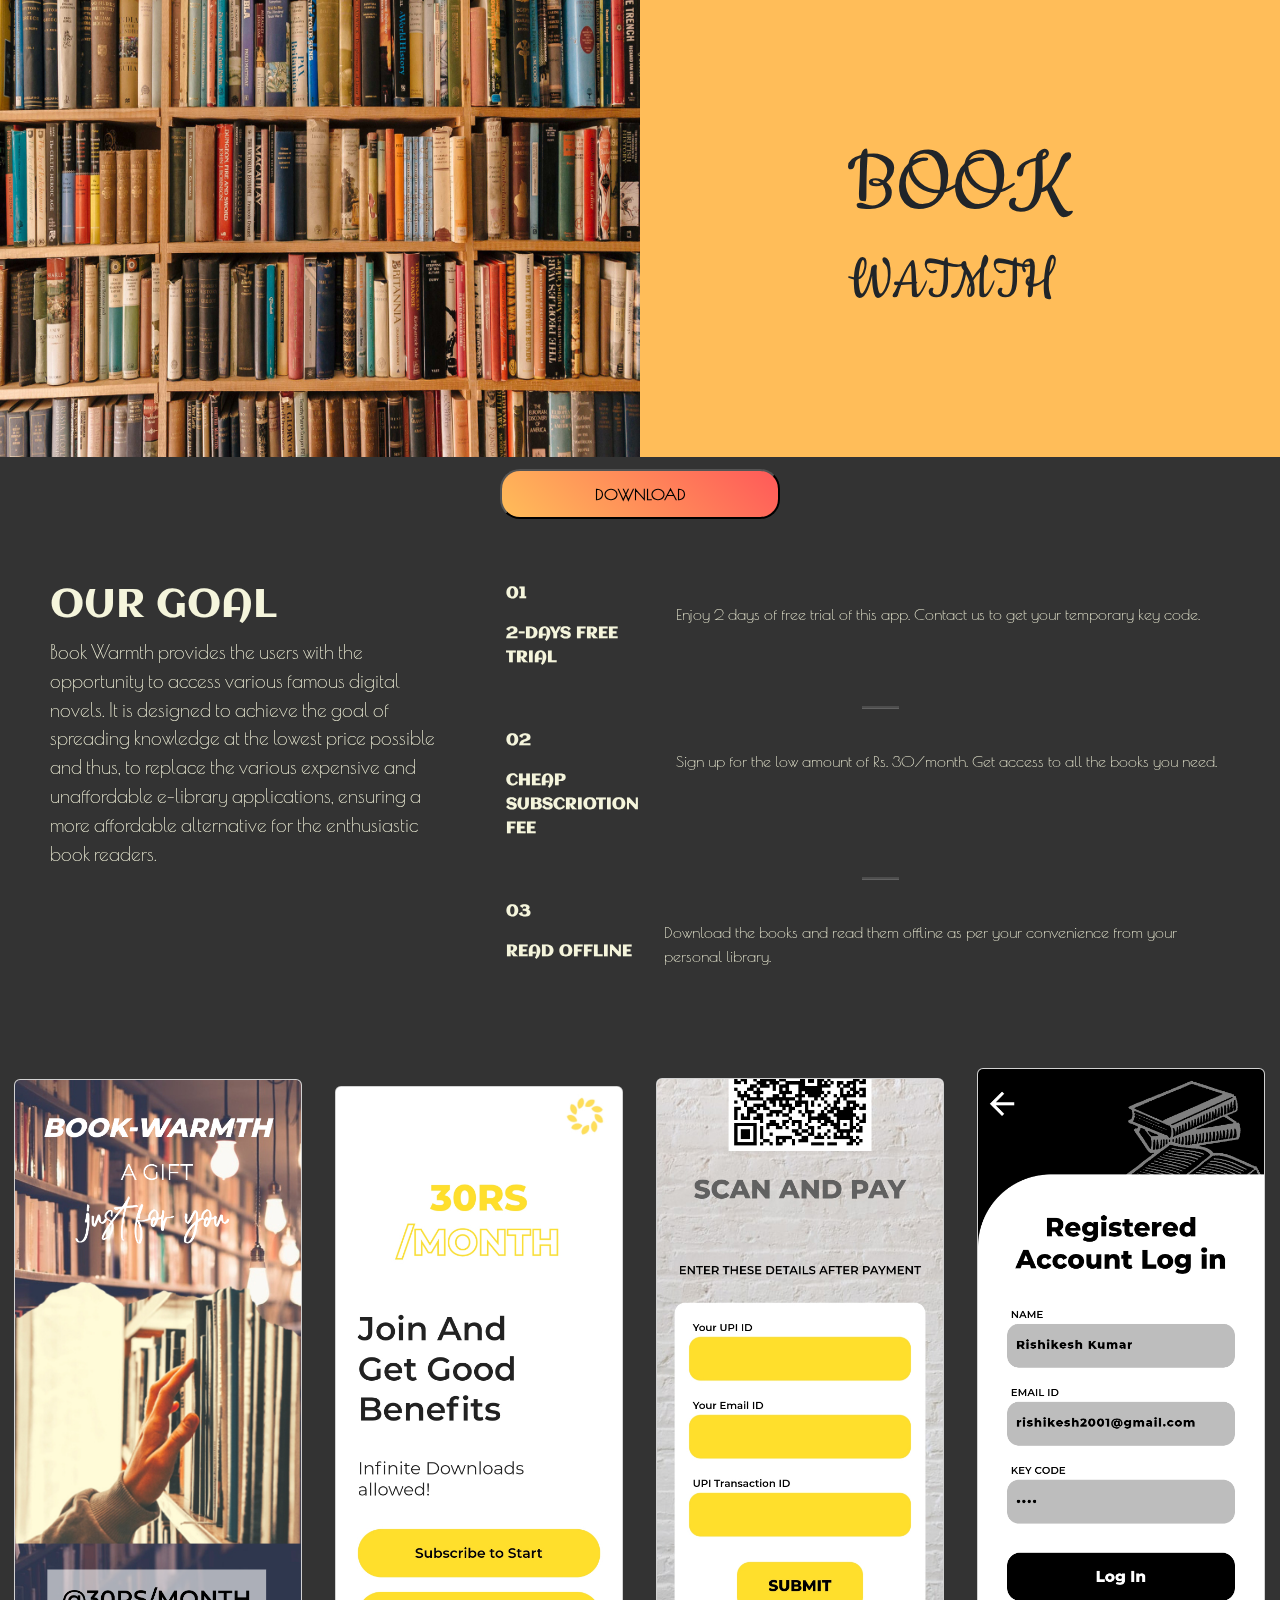
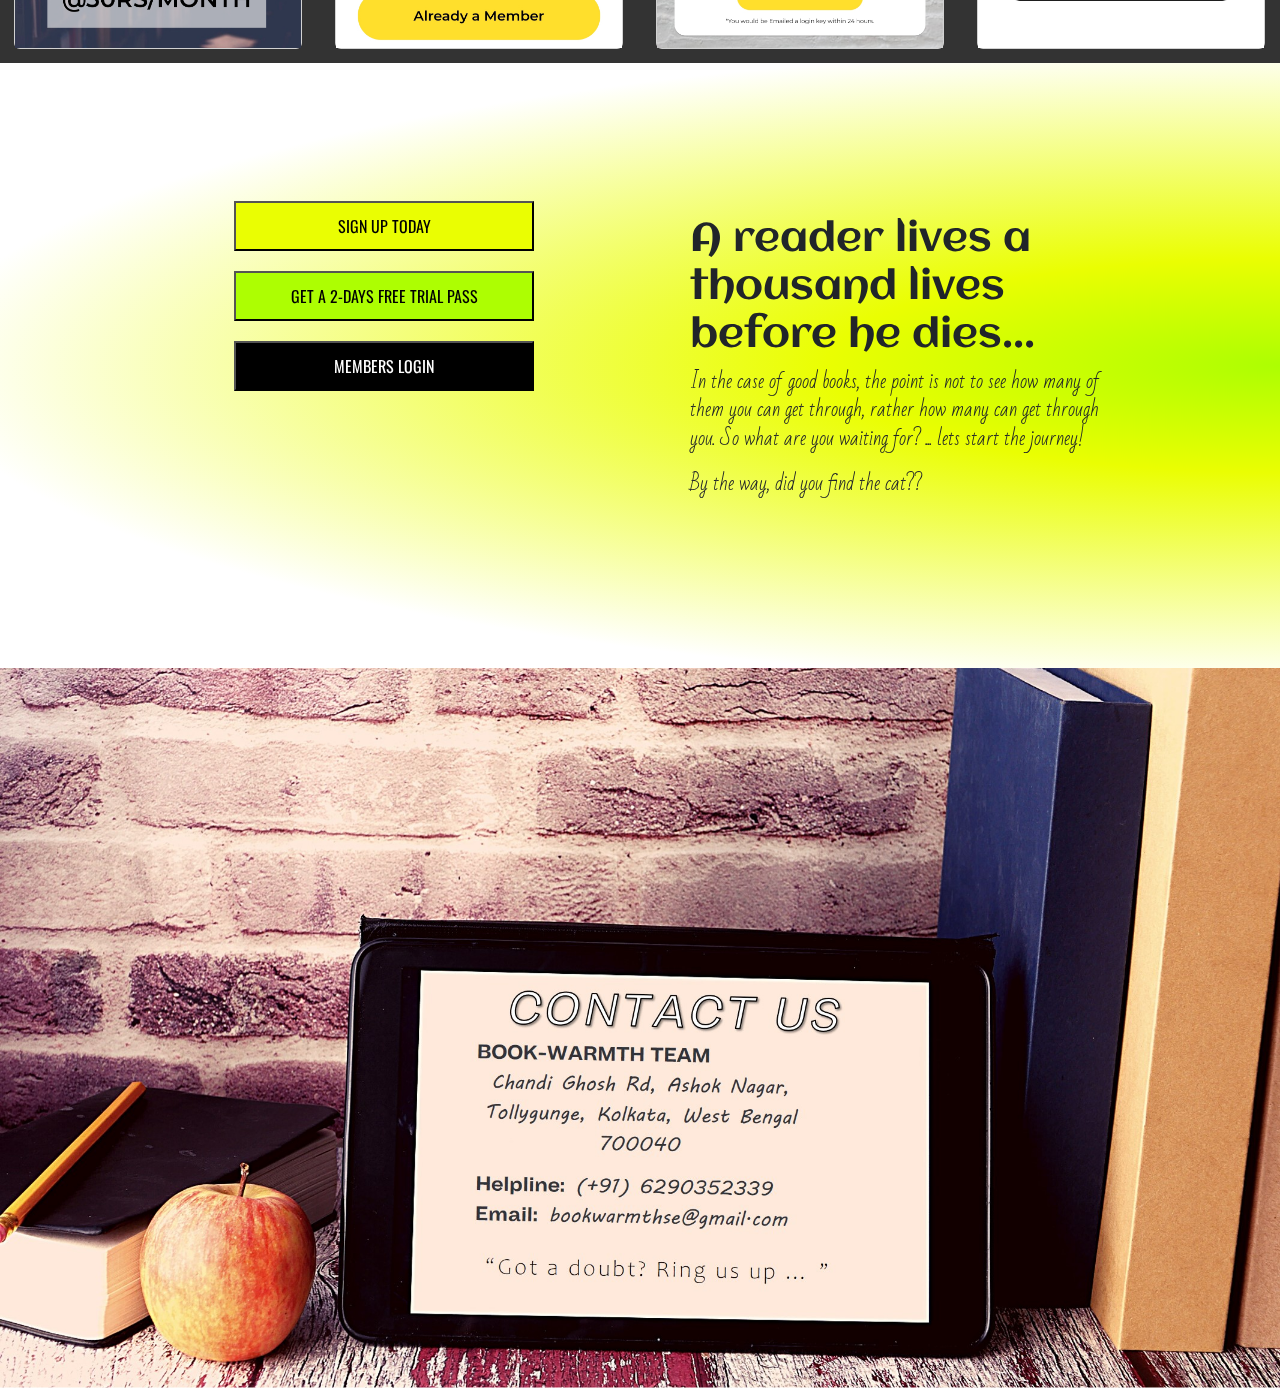
<file: index.html>
<!DOCTYPE html>
<html lang="en" dir="ltr">
  <head>
    <meta charset="utf-8">
    <title></title>
    <link rel="stylesheet" href="CSS/index.css">
    <link rel="stylesheet" href="https://cdn.jsdelivr.net/npm/bootstrap@5.2.2/dist/css/bootstrap.min.css">
    <script type="text/javascript" href="https://cdn.jsdelivr.net/npm/bootstrap@5.2.2/dist/js/bootstrap.bundle.min.js">

    </script>
    <link rel="preconnect" href="https://fonts.googleapis.com">
<link rel="preconnect" href="https://fonts.gstatic.com" crossorigin>
<link href="https://fonts.googleapis.com/css2?family=Aclonica&family=Bad+Script&family=Cookie&family=Glass+Antiqua&family=Oswald:wght@500&family=Poiret+One&display=swap" rel="stylesheet">
    </head>
  <body>
    <div class="top">
      <div class="top-pic">
        <img src="image\top_pic.jpg" alt="..." class="t-pic">
      </div>
      <div class="top-name">
        <div class="nm">
          <h1 id="book">BOOK</h1>
          <h1 id="warmth">WATMTH</h1>
        </div>
      </div>
    </div>

<div class="download">
  <button type="button" name="button" class="dbtn" onclick="download()">DOWNLOAD</button>
</div>

<div class="gb">
  <div class="goal">
    <h1 id="gl">OUR GOAL</h1>
    <p>Book Warmth provides the users with the opportunity to access various
      famous digital novels. It is designed to achieve the goal of spreading
      knowledge at the lowest price possible and thus, to replace the various
      expensive and unaffordable e-library applications, ensuring a more
      affordable alternative for the enthusiastic book readers.</p>
  </div>
  <div class="benefits">
    <div class="benefit" id="b1">
      <div class="h">
        <p>01</p>
        <p>2-DAYS FREE TRIAL</p>
      </div>
      <div class="bo">
        <p>Enjoy 2 days of free trial of this app. Contact us to get your temporary key code.</p>
      </div>
    </div>
    <hr>
    <div class="benefit" id="b2">
      <div class="h">
        <p>02</p>
        <p>CHEAP SUBSCRIOTION FEE</p>
      </div>
      <div class="bo">
        <p>Sign up for the low amount of Rs. 30/month. Get access to all the books you need.</p>
      </div>
    </div>
    <hr>
    <div class="benefit" id="b3">
      <div class="h">
        <p>03</p>
        <p>READ OFFLINE</p>
      </div>
      <div class="bo">
        <p>Download the books and read them offline as per your convenience from your personal library.</p>
      </div>
    </div>
  </div>
</div>

<div class="scrollmenu">
<a href="..."><div class="card" style="width: 18rem;">
<img src="image\app1.png" class="card-img-top" alt="...">
</div></a>
<a href="..."><div class="card" style="width: 18rem;">
<img src="image\app2.jpg" class="card-img-top" alt="...">
</div></a>
<a href="..."><div class="card" style="width: 18rem;">
<img src="image\app3.jpg" class="card-img-top" alt="...">
</div></a>
<a href="..."><div class="card" style="width: 18rem;">
<img src="image\app4.jpg" class="card-img-top" alt="...">
</div></a>
<a href="..."><div class="card" style="width: 18rem;">
<img src="image\app5.jpg" class="card-img-top" alt="...">
</div></a>
<a href="..."><div class="card" style="width: 18rem;">
<img src="image\app6.jpg" class="card-img-top" alt="...">
</div></a>
</div>

<div class="memberships">
  <div class="btns">
    <button type="button" name="signupbutton" class="memberships-button" id="signupbutton">SIGN UP TODAY</button>
    <button type="button" name="freebutton" class="memberships-button" id="freebutton" onclick="trial()">GET A 2-DAYS FREE TRIAL PASS</button>
    <button type="button" name="loginbutton" class="memberships-button" id="loginbutton">MEMBERS LOGIN</button>
  </div>
  <div class="dear-reader">
    <h1 class="drh">A reader lives a thousand lives before he dies...</h1>
    <p class="drt">In the case of good books, the point is not to see how many of them you can get through, rather how many can get through you. So what are you waiting for? ... lets start the journey!</p>
    <p class="drt">By the way, did you find the cat??</p>
  </div>
</div>

<footer>
  <img src="image\footer.jpg" alt="Helpline:  1234-567-890 Email:  bookwarmth@gmail.com" class="footer">
  <img src="image\olivia.png" alt="" class="cat">
</footer>

<script type="text/javascript" src="js\index.js">

</script>
  </body>
</html>
</file>
<file: CSS/index.css>
body{
  margin: 0;
  padding: 0;
  background-color: #333 !important;
}
.top{
  height: 100%;
  width: 100%;
  display: flex;
}
.top-pic{
  width: 50%;
}
.t-pic{
  height: 100%;
  width: 100%;
}
.top-name{
  width: 50%;
  background-color: #ffbd59;
  display: flex;
  justify-content: space-evenly;
  padding: 10% 50px;
}
.nm{
  /* transform: rotate(270deg); */
  font-family: Cookie;
}
#book{
  font-size: 600%;
  margin-bottom: 1px;
}
#warmth{
  margin-top: 0;
  font-size: 400%;
}
.logo{
  display: flex;
  align-items: flex-end;
  justify-content: flex-end;
}
#logo{
  /* height: 5%; */
  width: 20%;
  min-width: 50px;
  /* height: auto; */
}
.download{
  width: 100%;
  height: 75px;
  display: flex;
  flex-wrap: wrap;
  align-content: space-around;
  justify-content: space-around;
}
.dbtn{
  width: 280px;
  height: 50px;
  background-image: linear-gradient(45deg, #ffbd59, #ff5959);
  color: black;
  font-family: 'Poiret One' !important;
  font-weight: bold;
  border-radius: 20px !important;
}
.dbtn:hover{
  background-image: linear-gradient(45deg, #ff5959, #ffbd59);
  color: white;
  font-family: 'Poiret One' !important;
  font-weight: bolder;
}
.gb{
  padding: 50px 25px;
  color: Beige;
  display: flex;
  font-family: 'Poiret One';

}
.goal{
  width: 40%;
  padding: 0 25px;
  font-size: 1.2rem;
}
#gl{
  font-family: Aclonica;
}
.benefits{
  display: flex;
  flex-direction: column;
  padding-left: 25px;
}
hr {
  border-style: none;
  border-top: groove !important;
  border-color: ghostwhite;
  border-width: 5px;
  width: 5%;
  margin: 20px auto !important;
}
.benefit{
  display: flex;
}
.h{
  width: 20%;
  font-weight: bold;
  font-family: Aclonica;
  font-size: 1rem !important;
}
.bo{
  padding: 20px;
}
.scrollmenu {
  background-color: #333;
  overflow: auto;
  white-space: nowrap;
}

.scrollmenu a {
  display: inline-block;
  color: white;
  text-align: center;
  padding: 14px;
  text-decoration: none;
}
.memberships{
  height: 30%;
  background-image: radial-gradient( farthest-corner at 100% 50%, #adfe02 0%, #eafe02 25%, white 75%, white 100% );
  /* background-image: radial-gradient(#adfe02, #eafe02, #f8feac, white 75%); */
  display: flex;
  justify-content: space-evenly;
    align-items: flex-start;
    padding: 10%;
}
.btns{
  display: flex;
  flex-direction: column;
  align-items: center;
  width: 50%;
}

.memberships-button{
  width: 300px;
  height: 50px;
  margin: 10px 0;
  font-family: Oswald;
}
#signupbutton{
  background-color: #eafe02;
  color: black;
}
#signupbutton:hover{
  background-color: #abb629;
  color: white;
}
#freebutton{
background-color: #adfe02;
color: black;
}
#freebutton:hover{
background-color: #9bdd0f;
color: black;
}
#loginbutton{
background-color: black;
color: white;
}
#loginbutton:hover{
background-color: white;
color: black;
}
.dear-reader{
  width: 50%;
  padding: 25px 25px 25px 50px;
  font-family: 'Bad Script';
}
.drh{
  font-family: Aclonica;
}
.drt{
  font-size: 1.2rem;
}
.footer{
  width: 100%;
  height: auto;
}
.textbox{
  width: 60%;
}
.cat{
    opacity: 0.1;
    width: 20px;
    height: auto;
    position: absolute;
    left: 20%;
  top: 100px;
}
.cat:hover{
  opacity: 1.0;
  width: 50px;
  height: auto;
}
@media screen and (max-width: 480px) {
.top{
  display: flex;
  flex-direction: column;
}
.top-pic{
  width: 100%;
  max-height: 20%;
  /* height: 50%; */
  margin-bottom: 0;
}
.nm{
  font-family: Cookie;
}
.top-name{
  width: 100%;
  background-color: #ffbd59;
  display: flex;
  justify-content: space-evenly;
  padding: 25px 5px;
}
.dbtn{
  width: 60%;
}
.gb{
  flex-direction: column;
}
.goal{
  width: 100%;
}
.benefit{
  flex-direction: column;
}
.h{
  width: 100%;
}
.card{
  width: 200px !important;
}
.card-img-top{

  /* width: 100 !important; */
  height: auto;

}
.memberships{
  flex-direction: column-reverse;
}
.btns{
  width: 100%;
}
.dear-reader{
  width: 100%;
}
.memberships-button{
  max-width: 60%;
}
}
</file>
